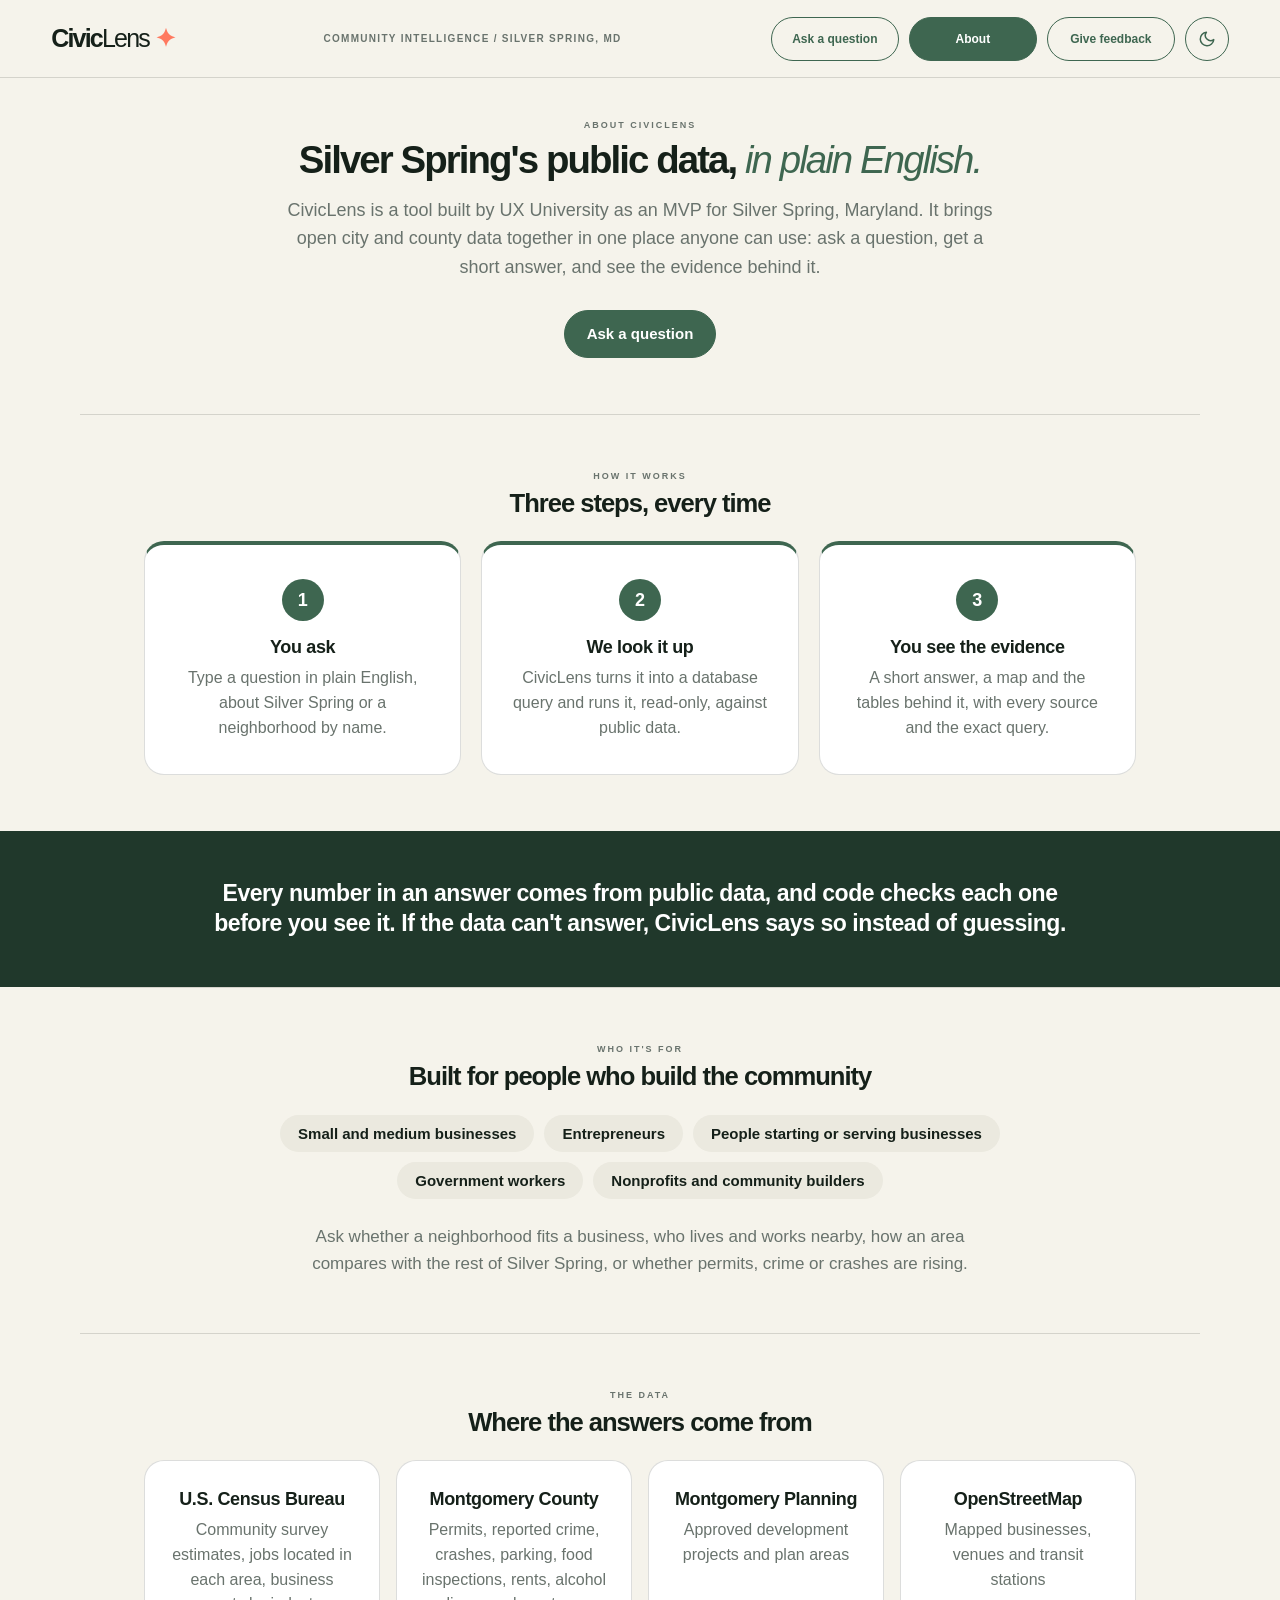
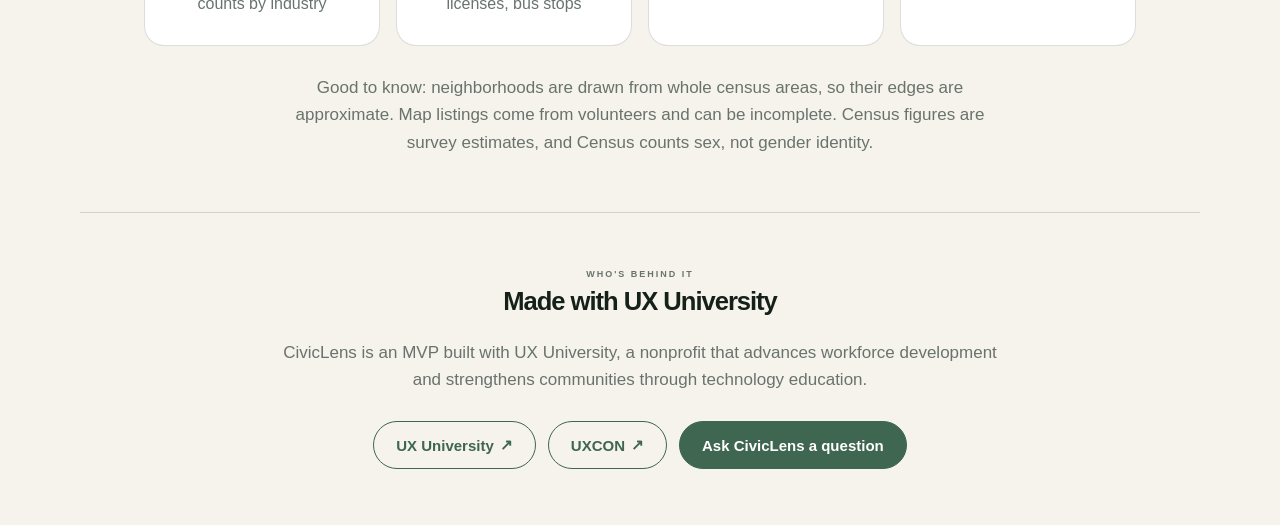
<file: page/about.html>
<!DOCTYPE html>
<html lang="en">
<head>
    <meta charset="UTF-8">
    <meta name="viewport" content="width=device-width, initial-scale=1.0">
    <meta name="description" content="About CivicLens, a tool by UX University that brings Silver Spring's open data into one place.">
    <title>About CivicLens</title>
    <link rel="stylesheet" href="style.css?v=about-5">
    <script src="theme.js?v=icon-1"></script>
    <link rel="stylesheet" href="theme.css?v=icon-1">
</head>
<body class="app-page">
    <header class="app-header">
        <a class="brand" href="./" aria-label="CivicLens">Civic<span>Lens</span><i>✦</i></a>
        <p>COMMUNITY INTELLIGENCE / SILVER SPRING, MD</p>
        <nav class="header-actions" aria-label="Site">
            <!-- Same links on every page; aria-current marks where you are. -->
            <a class="feedback-link" href="./"><span class="nav-full">Ask a question</span><span class="nav-short">Ask</span></a>
            <a class="feedback-link" href="about.html" aria-current="page">About</a>
            <a class="feedback-link" href="feedback.html"><span class="nav-full">Give feedback</span><span class="nav-short">Feedback</span></a>
            <button class="theme-toggle" type="button" aria-label="Switch to dark mode" hidden></button>
        </nav>
    </header>

    <main class="about-page">
        <!-- Hero: one big line of what CivicLens is, then where to go. -->
        <section class="about-hero">
            <p class="section-label">ABOUT CIVICLENS</p>
            <h1>Silver Spring's public data, <em>in plain English.</em></h1>
            <p class="about-lead">CivicLens is a tool built by UX University as an MVP for Silver Spring, Maryland. It brings open city and county data together in one place anyone can use: ask a question, get a short answer, and see the evidence behind it.</p>
            <div class="about-actions">
                <a class="about-button is-primary" href="./">Ask a question</a>
            </div>
        </section>

        <section class="about-section" id="how-it-works">
            <p class="section-label">HOW IT WORKS</p>
            <h2>Three steps, every time</h2>
            <ol class="about-steps">
                <li><span class="about-step-number">1</span><h3>You ask</h3><p>Type a question in plain English, about Silver Spring or a neighborhood by name.</p></li>
                <li><span class="about-step-number">2</span><h3>We look it up</h3><p>CivicLens turns it into a database query and runs it, read-only, against public data.</p></li>
                <li><span class="about-step-number">3</span><h3>You see the evidence</h3><p>A short answer, a map and the tables behind it, with every source and the exact query.</p></li>
            </ol>
        </section>

        <section class="about-promise">
            <p>Every number in an answer comes from public data, and code checks each one before you see it. If the data can't answer, CivicLens says so instead of guessing.</p>
        </section>

        <section class="about-section">
            <p class="section-label">WHO IT'S FOR</p>
            <h2>Built for people who build the community</h2>
            <ul class="about-tags">
                <li>Small and medium businesses</li>
                <li>Entrepreneurs</li>
                <li>People starting or serving businesses</li>
                <li>Government workers</li>
                <li>Nonprofits and community builders</li>
            </ul>
            <p class="about-note">Ask whether a neighborhood fits a business, who lives and works nearby, how an area compares with the rest of Silver Spring, or whether permits, crime or crashes are rising.</p>
        </section>

        <section class="about-section">
            <p class="section-label">THE DATA</p>
            <h2>Where the answers come from</h2>
            <ul class="about-sources">
                <li><h3>U.S. Census Bureau</h3><p>Community survey estimates, jobs located in each area, business counts by industry</p></li>
                <li><h3>Montgomery County</h3><p>Permits, reported crime, crashes, parking, food inspections, rents, alcohol licenses, bus stops</p></li>
                <li><h3>Montgomery Planning</h3><p>Approved development projects and plan areas</p></li>
                <li><h3>OpenStreetMap</h3><p>Mapped businesses, venues and transit stations</p></li>
            </ul>
            <p class="about-note">Good to know: neighborhoods are drawn from whole census areas, so their edges are approximate. Map listings come from volunteers and can be incomplete. Census figures are survey estimates, and Census counts sex, not gender identity.</p>
        </section>

        <section class="about-section about-closing">
            <p class="section-label">WHO'S BEHIND IT</p>
            <h2>Made with UX University</h2>
            <p class="about-note">CivicLens is an MVP built with UX University, a nonprofit that advances workforce development and strengthens communities through technology education.</p>
            <div class="about-actions">
                <a class="about-button" href="https://uxuniversity.io" target="_blank" rel="noopener">UX University <span aria-hidden="true">&#x2197;&#xFE0E;</span></a>
                <a class="about-button" href="https://www.uxconference.org/" target="_blank" rel="noopener">UXCON <span aria-hidden="true">&#x2197;&#xFE0E;</span></a>
                <a class="about-button is-primary" href="./">Ask CivicLens a question</a>
            </div>
        </section>
    </main>
</body>
</html>
</file>
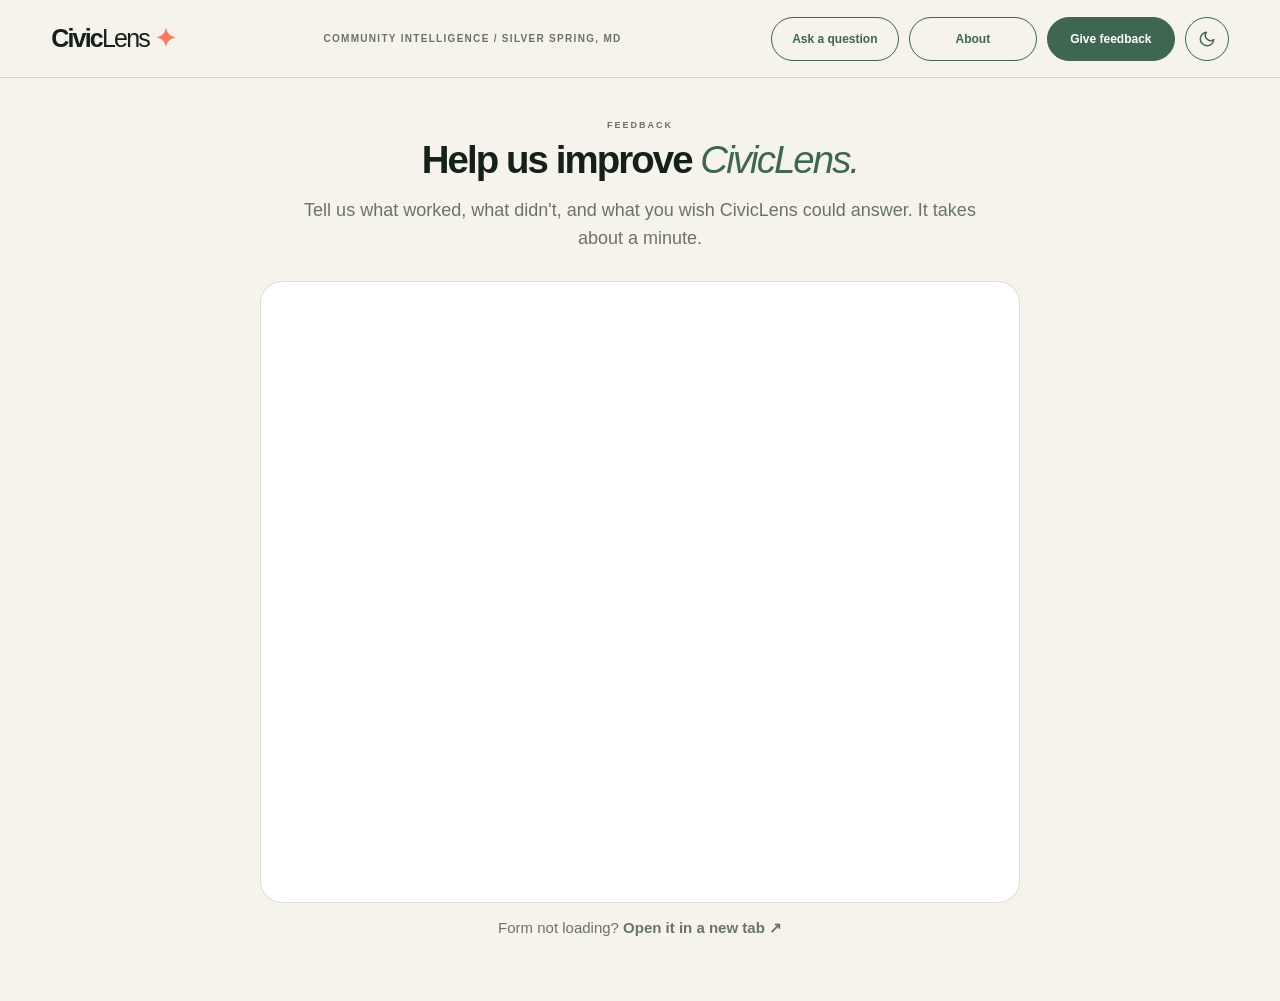
<file: page/feedback.html>
<!DOCTYPE html>
<html lang="en">
<head>
    <meta charset="UTF-8">
    <meta name="viewport" content="width=device-width, initial-scale=1.0">
    <meta name="description" content="Tell the CivicLens team what worked, what didn't, and what you wish it could answer.">
    <title>Give feedback · CivicLens</title>
    <link rel="stylesheet" href="style.css?v=about-5">
    <script src="theme.js?v=icon-1"></script>
    <link rel="stylesheet" href="theme.css?v=icon-1">
</head>
<body class="app-page">
    <header class="app-header">
        <a class="brand" href="./" aria-label="CivicLens">Civic<span>Lens</span><i>✦</i></a>
        <p>COMMUNITY INTELLIGENCE / SILVER SPRING, MD</p>
        <nav class="header-actions" aria-label="Site">
            <!-- Same links on every page; aria-current marks where you are. -->
            <a class="feedback-link" href="./"><span class="nav-full">Ask a question</span><span class="nav-short">Ask</span></a>
            <a class="feedback-link" href="about.html">About</a>
            <a class="feedback-link" href="feedback.html" aria-current="page"><span class="nav-full">Give feedback</span><span class="nav-short">Feedback</span></a>
            <button class="theme-toggle" type="button" aria-label="Switch to dark mode" hidden></button>
        </nav>
    </header>

    <main class="about-page feedback-page">
        <section class="about-hero feedback-hero">
            <p class="section-label">FEEDBACK</p>
            <h1>Help us improve <em>CivicLens.</em></h1>
            <p class="about-lead">Tell us what worked, what didn't, and what you wish CivicLens could answer. It takes about a minute.</p>
            <div class="feedback-frame">
                <iframe src="https://docs.google.com/forms/d/e/1FAIpQLSe8izhY40wmvSQeN9AdVEj1FF-L1GhsGxq2x3kI-ZofCc-UVQ/viewform?embedded=true" title="CivicLens feedback form">Loading the form…</iframe>
            </div>
            <p class="feedback-fallback">Form not loading? <a href="https://docs.google.com/forms/d/e/1FAIpQLSe8izhY40wmvSQeN9AdVEj1FF-L1GhsGxq2x3kI-ZofCc-UVQ/viewform" target="_blank" rel="noopener">Open it in a new tab <span aria-hidden="true">&#x2197;&#xFE0E;</span></a></p>
        </section>
    </main>
</body>
</html>
</file>
<file: page/style.css>
:root{--ink:#152019;--forest:#20382b;--forest-light:#3e6650;--lime:#d9ff63;--coral:#ff795f;--paper:#f5f3eb;--paper-dark:#ebe9df;--white:#ffffff;--muted:#69736d;--border:rgba(21,32,25,0.15);--shadow:0 24px 70px rgba(21,32,25,0.08);}
*{margin:0;padding:0;box-sizing:border-box;}
html{scroll-behavior:smooth;}
body{background:var(--paper);color:var(--ink);font-family:Arial,Helvetica,sans-serif;overflow-x:hidden;}
a{color:inherit;text-decoration:none;}
button,input{font:inherit;}
.navbar{height:82px;padding:0 5%;display:grid;grid-template-columns:auto 1fr auto auto;align-items:center;gap:40px;border-bottom:1px solid var(--border);background:var(--paper);z-index:100;}
.brand{font-size:25px;font-weight:800;letter-spacing:-1.8px;white-space:nowrap;}
.brand span{font-weight:400;}
.brand i{margin-left:6px;color:var(--coral);font-style:normal;}
.location{color:var(--muted);font-size:9px;font-weight:800;letter-spacing:2px;}
.nav-links{display:flex;gap:30px;}
.nav-links a{position:relative;font-size:12px;}
.nav-links a::after{content:"";position:absolute;left:0;right:100%;bottom:-7px;height:1px;background:var(--ink);transition:right 0.25s;}
.nav-links a:hover::after{right:0;}
.nav-links a.active::after{right:0;}
.nav-button{padding:11px 16px;display:flex;align-items:center;gap:22px;border:1px solid var(--ink);border-radius:100px;font-size:11px;font-weight:700;transition:background 0.2s,color 0.2s,transform 0.2s;}
.nav-button:hover{background:var(--ink);color:white;transform:translateY(-1px);}
.hero{min-height:calc(100vh - 82px);padding:6vw 5%;display:grid;grid-template-columns:minmax(0,1.1fr) minmax(380px,0.9fr);gap:55px;align-items:center;}
.hero-content{max-width:900px;}
.eyebrow{font-size:10px;font-weight:800;letter-spacing:2.2px;}
.eyebrow span{width:45px;height:1px;margin:0 10px;display:inline-block;vertical-align:middle;background:var(--ink);}
.hero h1{margin-top:30px;font-family:Georgia,"Times New Roman",serif;font-size:clamp(72px,9vw,145px);font-weight:400;line-height:0.86;letter-spacing:-7px;}
.hero h1 em{display:block;color:var(--forest-light);font-weight:400;}
.hero-description{max-width:500px;margin:40px 0 32px;color:var(--muted);font-size:17px;line-height:1.7;}
.hero-button{width:max-content;padding:16px 20px;display:flex;align-items:center;gap:65px;border-radius:100px;background:var(--ink);color:white;font-size:12px;font-weight:700;transition:transform 0.25s,background 0.25s;}
.hero-button:hover{transform:translateY(-3px);background:var(--forest-light);}
.hero-visual{min-height:530px;position:relative;}
@keyframes pointPulse{50%{box-shadow:0 0 0 16px rgba(255,121,95,.08);}}
.promise-strip{min-height:72px;padding:0 5%;display:grid;grid-template-columns:repeat(3,1fr);align-items:center;background:var(--lime);border-top:1px solid var(--ink);border-bottom:1px solid var(--ink);}
.promise-strip p{font-size:10px;font-weight:800;letter-spacing:1.4px;transition:transform 0.2s;}
.promise-strip p:hover{transform:translateX(6px);}
.promise-strip span{margin-right:14px;opacity:0.45;}
.mission-section{padding:140px 5% 150px;display:grid;grid-template-columns:minmax(160px,0.7fr) minmax(0,3fr);gap:70px;background:var(--paper);}
.mission-label p{position:sticky;top:120px;color:var(--muted);font-size:9px;font-weight:800;letter-spacing:2px;}
.mission-main h2{max-width:1050px;font-family:Georgia,"Times New Roman",serif;font-size:clamp(52px,6.5vw,96px);line-height:0.96;letter-spacing:-4.5px;font-weight:400;}
.mission-main h2 em{display:block;color:var(--forest-light);font-weight:400;}
.mission-bottom{margin-top:70px;display:grid;grid-template-columns:minmax(260px,0.8fr) minmax(400px,1.4fr);gap:80px;align-items:start;}
.mission-description{color:var(--muted);font-size:16px;line-height:1.8;}
.source-stack{border-top:1px solid var(--border);}
.source-card{min-height:100px;display:grid;grid-template-columns:55px 1fr 1fr;gap:20px;align-items:center;border-bottom:1px solid var(--border);transition:padding 0.25s,background 0.25s;}
.source-card:hover{padding:0 18px;background:var(--paper-dark);}
.source-card > span{color:var(--coral);font-size:9px;font-weight:800;}
.source-card strong{font-family:Georgia,"Times New Roman",serif;font-size:22px;font-weight:400;}
.source-card p{color:var(--muted);font-size:11px;line-height:1.5;}
.insight-section{padding:40px 5% 150px;background:var(--paper);}
.insight-heading{margin-bottom:32px;padding-bottom:20px;display:flex;justify-content:space-between;align-items:center;border-bottom:1px solid var(--border);}
.section-label{color:var(--muted);font-size:9px;font-weight:800;letter-spacing:2px;}
.insight-number{font-family:Georgia,"Times New Roman",serif;font-size:22px;color:var(--forest-light);}
.data-grid{display:grid;grid-template-columns:repeat(3,1fr);grid-auto-rows:minmax(330px,auto);gap:16px;}
.data-card{min-height:330px;padding:28px;position:relative;overflow:hidden;display:flex;flex-direction:column;justify-content:space-between;border:1px solid var(--border);border-radius:22px;background:var(--white);transition:transform 0.3s,box-shadow 0.3s;}
.data-card:hover{transform:translateY(-8px);box-shadow:var(--shadow);}
.card-wide{grid-column:span 2;min-height:410px;}
.card-dark{min-height:410px;background:var(--forest);color:white;}
.card-soft{background:#dce7dc;}
.card-lime{grid-column:span 2;background:var(--lime);}
.card-top{display:flex;justify-content:space-between;align-items:center;position:relative;z-index:3;}
.card-top span{font-size:9px;font-weight:800;color:var(--coral);}
.card-dark .card-top span{color:var(--lime);}
.card-top p{font-size:9px;font-weight:800;letter-spacing:1.5px;opacity:0.55;}
.card-content{position:relative;z-index:3;}
.card-content h3{max-width:480px;font-family:Georgia,"Times New Roman",serif;font-size:clamp(34px,4vw,60px);line-height:0.98;letter-spacing:-2px;font-weight:400;}
.card-content h3 em{color:var(--forest-light);font-weight:400;}
.card-content > p{max-width:420px;margin-top:16px;font-size:12px;line-height:1.6;opacity:0.62;}
.demographic-graphic{width:42%;height:210px;position:absolute;right:5%;bottom:0;display:flex;gap:8px;align-items:flex-end;}
.bar{flex:1;background:var(--forest-light);opacity:0.22;border-radius:6px 6px 0 0;transition:opacity 0.25s,transform 0.25s;}
.data-card:hover .bar{opacity:0.38;transform:translateY(-4px);}
.bar-one{height:35%;}
.bar-two{height:60%;}
.bar-three{height:48%;}
.bar-four{height:90%;}
.bar-five{height:70%;}
.business-graphic{position:absolute;inset:70px 20px 120px;border:1px solid rgba(255,255,255,.12);border-radius:50%;opacity:0.9;}
.business-graphic::before{content:"";position:absolute;inset:20%;border:1px solid rgba(255,255,255,.12);border-radius:50%;}
.business-dot{width:12px;height:12px;position:absolute;border:2px solid white;border-radius:50%;background:var(--coral);box-shadow:0 0 0 7px rgba(255,121,95,.14);}
.business-one{left:20%;top:31%;}
.business-two{left:65%;top:18%;}
.business-three{left:53%;top:68%;}
.business-four{left:78%;top:55%;}
.pattern-graphic{position:absolute;inset:80px 20px 110px;overflow:hidden;}
.pattern-line{width:120%;height:1px;position:absolute;left:-10%;background:var(--forest-light);opacity:0.25;}
.line-one{top:25%;transform:rotate(10deg);}
.line-two{top:52%;transform:rotate(-8deg);}
.line-three{top:72%;transform:rotate(16deg);}
.evidence-symbol{position:absolute;right:6%;top:15%;font-family:Georgia,"Times New Roman",serif;font-size:clamp(110px,16vw,220px);line-height:1;color:rgba(21,32,25,.1);transform:rotate(-10deg);}
@media (max-width:1000px){
.location{display:none;}
.hero{grid-template-columns:1fr;}
.hero-visual{min-height:430px;}
.mission-section{grid-template-columns:1fr;}
.mission-label p{position:static;}
.mission-bottom{grid-template-columns:1fr;}
.data-grid{grid-template-columns:repeat(2,1fr);}
.card-wide{grid-column:span 2;}
.card-lime{grid-column:span 2;}
}
@media (max-width:700px){
.nav-links,.nav-button{display:none;}
.navbar{display:flex;justify-content:space-between;}
.hero{padding-top:70px;}
.hero h1{font-size:clamp(64px,18vw,100px);letter-spacing:-5px;}
.promise-strip{padding-top:20px;padding-bottom:20px;grid-template-columns:1fr;gap:14px;}
.mission-section{padding-top:90px;padding-bottom:100px;}
.mission-main h2{letter-spacing:-3px;}
.source-card{grid-template-columns:40px 1fr;}
.source-card p{grid-column:2;}
.insight-section{padding-bottom:100px;}
.data-grid{grid-template-columns:1fr;}
.card-wide,.card-lime{grid-column:auto;}
.data-card,.card-wide,.card-dark{min-height:360px;}
.demographic-graphic{width:48%;opacity:0.65;}
}
.app-page{background:var(--paper);}
.app-header{min-height:78px;padding:0 4%;display:flex;align-items:center;justify-content:space-between;gap:25px;border-bottom:1px solid var(--border);}
.app-header > p{color:var(--muted);font-size:10px;font-weight:800;letter-spacing:.13em;}
.app-back{font-size:13px;font-weight:700;}
.app-back:hover{text-decoration:underline;}
.app-shell{max-width:1800px;margin:0 auto;padding:42px 4% 55px;}
.app-intro h1{margin:15px 0 12px;font-size:clamp(40px,4.5vw,68px);line-height:1.03;letter-spacing:-.065em;}
.app-intro h1 em{color:var(--forest-light);font-weight:400;}
.app-intro > div > p:last-child{max-width:830px;color:var(--muted);font-size:15px;line-height:1.6;}
.app-banner{margin:25px 0 20px;padding:11px 15px;border-radius:10px;background:#e9ece7;color:var(--forest);font-size:12px;font-weight:700;}
.app-banner.is-demo{background:#fff0d2;color:#754a00;border:1px solid #e5b24e;}
.app-banner.is-warning{background:#fff1ec;color:#9a3e28;}
.app-banner.is-live{background:#e4eee5;color:#27623c;}
.app-question-form{margin-bottom:24px;}
.app-question-form > label{display:block;margin-bottom:9px;font-size:12px;font-weight:800;letter-spacing:.07em;text-transform:uppercase;}
.app-question-row{display:flex;align-items:flex-end;gap:10px;max-width:1130px;}
.app-question-row textarea{flex:1;min-width:0;height:60px;max-height:180px;padding:17px 18px;line-height:24px;resize:none;overflow-y:hidden;font-family:inherit;border:1px solid var(--border);border-radius:13px;background:var(--white);color:var(--ink);font-size:16px;}
.app-question-row button{height:60px;min-width:126px;padding:0 22px;border:0;border-radius:13px;background:var(--forest);color:var(--white);font-weight:800;cursor:pointer;}
.app-question-row button:hover{background:var(--forest-light);}
.app-question-row button:disabled{opacity:.6;cursor:wait;}
.app-question-row button span{margin-left:14px;}
.app-columns{display:grid;grid-template-columns:minmax(340px,.8fr) minmax(0,1.3fr);grid-template-areas:"answer map";gap:18px;align-items:start;}
.app-map-panel{grid-area:map;}
.app-answer-panel{grid-area:answer;}
.app-answer-panel .app-panel-top{min-height:0;}
.app-map-panel,.app-answer-panel{min-width:0;padding:22px;border:1px solid var(--border);border-radius:18px;background:var(--white);}
.app-panel-top{min-height:70px;display:flex;justify-content:space-between;align-items:start;gap:15px;}
.app-panel-top h2{margin:7px 0 0;font-size:24px;line-height:1.1;letter-spacing:-.04em;}
.place-jump{min-width:210px;}
.place-jump label{display:block;margin-bottom:5px;color:var(--muted);font-size:11px;font-weight:700;text-transform:uppercase;}
.place-jump > div{display:flex;gap:5px;}
.place-jump input{width:152px;min-width:0;height:34px;padding:0 9px;border:1px solid var(--border);border-radius:7px;font-size:12px;}
.place-jump button{padding:0 10px;border:0;border-radius:7px;background:var(--lime);color:var(--ink);font-size:12px;font-weight:800;cursor:pointer;}
.app-map-wrap{position:relative;}
#map{height:550px;width:100%;border-radius:11px;background:#e8eee8;}
.app-map-fallback{position:absolute;inset:0;display:grid;place-items:center;padding:20px;border-radius:11px;background:#e8eee8;color:var(--muted);text-align:center;}
.app-map-fallback[hidden]{display:none;}
.app-map-footer{display:flex;justify-content:space-between;flex-wrap:wrap;gap:10px;margin-top:13px;}
.app-map-footer p{color:var(--muted);font-size:11px;line-height:1.4;}
.app-legend{display:flex;align-items:center;flex-wrap:wrap;gap:7px;}
.app-legend span{display:inline-block;width:12px;height:12px;margin-left:8px;border-radius:50%;}
.app-legend span:first-child{margin-left:0;border-radius:2px;}
.swatch-tract{background:#9fbea6;}
.swatch-highlight{background:var(--coral);}
.swatch-business{background:var(--forest);}
.answer-state{margin-top:16px;padding:18px;border-radius:10px;background:var(--paper);color:var(--muted);line-height:1.55;}
.answer-state.is-error{background:#fff1ec;color:#9a3e28;}
.app-answer-text{margin:18px 0 12px;font-size:clamp(18px,1.4vw,22px);line-height:1.55;font-weight:550;overflow-wrap:anywhere;}
.app-answer-notes{margin:0 0 16px;color:var(--muted);font-size:14px;line-height:1.5;}
.answer-action{margin:16px 0;padding:12px 14px;border-left:3px solid var(--forest-light);background:var(--paper);border-radius:0 8px 8px 0;}
.answer-action h3,.app-sources h3{margin-bottom:5px;font-size:14px;font-weight:700;}
.answer-action p{font-size:15px;line-height:1.5;}
.answer-visual{margin:16px 0;padding:12px 14px;border:1px solid var(--border);border-radius:10px;}
.answer-visual figcaption{margin-bottom:10px;font-size:14px;font-weight:700;}
.answer-visual ul{list-style:none;display:grid;gap:8px;}
.answer-visual li{display:grid;grid-template-columns:minmax(0,1fr) auto;gap:4px 10px;font-size:13px;}
.answer-visual strong{font-variant-numeric:tabular-nums;}
.answer-bar-track{grid-column:1 / -1;height:7px;background:var(--paper-dark);border-radius:4px;overflow:hidden;}
.answer-bar-fill{height:100%;background:var(--forest-light);}
.answer-trend-readout{margin:-4px 0 6px;font-size:13px;color:var(--ink);font-variant-numeric:tabular-nums;}
.answer-trend-chart{width:100%;}
.answer-trend-svg{display:block;max-width:100%;height:auto;overflow:visible;touch-action:pan-y;}
.answer-trend-svg:focus-visible{outline:2px solid var(--forest-light);outline-offset:4px;border-radius:4px;}
.trend-grid{stroke:var(--border);stroke-width:1;}
.trend-baseline{stroke:var(--muted);stroke-width:1;opacity:.6;}
.trend-axis{fill:var(--muted);font-size:12px;font-variant-numeric:tabular-nums;}
.trend-line{stroke:var(--forest-light);stroke-width:2;stroke-linecap:round;}
.trend-line-partial{stroke-dasharray:4 4;}
.trend-point{fill:var(--forest-light);stroke:var(--white);stroke-width:2;}
.trend-point-partial{fill:var(--white);stroke:var(--forest-light);}
.trend-point.is-active{r:6;}
.trend-crosshair{stroke:var(--muted);stroke-width:1;stroke-dasharray:2 3;}
.trend-hit{fill:transparent;cursor:crosshair;}
.trend-value{fill:var(--ink);stroke:var(--white);stroke-width:3px;paint-order:stroke;stroke-linejoin:round;font-size:12px;font-weight:700;font-variant-numeric:tabular-nums;}
.answer-visual-note{margin-top:8px;color:var(--muted);font-size:13px;line-height:1.45;}
.answer-evidence section{margin:14px 0 4px;}
.answer-evidence h3{margin-bottom:6px;font-size:14px;font-weight:700;}
.answer-evidence table{width:100%;border-collapse:collapse;font-size:13px;}
.answer-evidence th,.answer-evidence td{padding:6px 8px;border-bottom:1px solid var(--border);text-align:left;vertical-align:top;}
.answer-details{margin-top:12px;border-top:1px solid var(--border);}
.answer-details summary{padding:13px 0;color:var(--forest);font-size:14px;font-weight:700;cursor:pointer;}
.app-table-wrap{overflow-x:auto;padding-bottom:8px;}
#supportTable{width:100%;border-collapse:collapse;font-size:13px;}
#supportTable th,#supportTable td{min-width:7rem;padding:8px;border-bottom:1px solid var(--border);text-align:left;vertical-align:top;overflow-wrap:anywhere;}
#supportTable th{color:var(--muted);font-weight:700;}
.app-sources{margin:12px 0 3px;}
.app-sources ul{padding-left:19px;}
.app-sources li{margin:6px 0;color:var(--muted);font-size:13px;line-height:1.45;}
.app-sources a{color:var(--forest-light);text-decoration:underline;text-underline-offset:3px;overflow-wrap:anywhere;}
.app-sources a:hover{color:var(--ink);}
@media (max-width:760px){
    .app-columns{grid-template-columns:minmax(0,1fr);grid-template-areas:"answer" "map";}
    .app-header{min-height:60px;gap:10px;}
    .app-header > p{display:none;}
    .app-shell{padding-top:23px;}
    .app-intro h1{font-size:clamp(32px,7.5vw,44px);}
    .app-question-row button{min-width:62px;padding:0 14px;}
    .app-question-row button span{display:none;}
    .app-map-panel,.app-answer-panel{padding:16px;}
    #map{height:340px;}
}
.leaflet-container{font-family:Arial,Helvetica,sans-serif;}
.leaflet-control-attribution{font-size:11px !important;}
.landing-sources{padding:80px 5%;border-top:1px solid var(--border);}
.landing-sources h2{margin:15px 0;font-size:clamp(34px,4vw,55px);letter-spacing:-.05em;}
.landing-sources p:last-child{max-width:720px;color:var(--muted);line-height:1.6;}
:focus-visible{outline:3px solid var(--coral);outline-offset:3px;}
@media (prefers-reduced-motion:reduce){
html{scroll-behavior:auto;}
*{transition-duration:.01ms !important;animation-duration:.01ms !important;}
}

/* Map legend — the dots meant nothing without it. */
.map-legend {
    background: rgba(255, 255, 255, 0.94);
    border: 1px solid rgba(32, 56, 43, 0.18);
    border-radius: 8px;
    padding: 10px 12px;
    font-size: 12px;
    line-height: 1.35;
    box-shadow: 0 2px 8px rgba(0, 0, 0, 0.12);
    max-width: 220px;
}

.map-legend h4 {
    margin: 0 0 6px;
    font-size: 12px;
    letter-spacing: 0.04em;
    text-transform: uppercase;
    color: #20382b;
}

.map-legend-row {
    display: flex;
    align-items: center;
    gap: 7px;
    margin: 3px 0;
}

.map-legend-dot {
    width: 10px;
    height: 10px;
    border-radius: 50%;
    border: 1.5px solid #ffffff;
    box-shadow: 0 0 0 1px rgba(0, 0, 0, 0.18);
    flex: none;
}

.map-legend-label {
    flex: 1 1 auto;
    color: #2d3b33;
}

.map-legend-count {
    flex: none;
    font-variant-numeric: tabular-nums;
    color: #5a6b60;
}

.map-legend-note {
    margin: 7px 0 0;
    padding-top: 6px;
    border-top: 1px solid rgba(32, 56, 43, 0.12);
    font-size: 11px;
    color: #66756c;
}

.popup-group {
    margin-top: 3px;
    font-size: 11px;
    text-transform: uppercase;
    letter-spacing: 0.04em;
    color: #66756c;
}

@media (max-width: 640px) {
    .map-legend { max-width: 165px; font-size: 11px; padding: 8px 9px; }
}

/* Boundary swatch for the static legend under the map. */
.swatch-boundary {
    display: inline-block;
    width: 14px;
    height: 0;
    border-top: 2px dashed #1d3326;
    vertical-align: middle;
    margin-right: 4px;
}

/* Popup facts line — the numbers under a place name. */
.popup-facts {
    margin-top: 3px;
    font-size: 12px;
    color: #2d3b33;
}

/* The business dots sit in a pane above the tracts so they are never hidden,
   but the map handles the clicks, so the canvas must not intercept them. */
.leaflet-business-pane { pointer-events: none; }

/* Replaces the old "Find a place" control in the map panel header. */
.app-panel-hint {
    margin: 0;
    align-self: center;
    font-size: 13px;
    color: #66756c;
}

/* Hero map — real geometry, so it needs room to breathe rather than a frame. */
.hero-visual {
    position: relative;
    display: flex;
    align-items: center;
    justify-content: center;
}

.hero-visual img {
    width: 100%;
    height: auto;
    max-width: 640px;
    display: block;
}

.hero-caption {
    position: absolute;
    left: 50%;
    bottom: 4%;
    transform: translateX(-50%);
    width: max-content;
    max-width: 92%;
    text-align: center;
    background: rgba(244, 243, 236, 0.92);
    backdrop-filter: blur(3px);
    border: 1px solid rgba(32, 56, 43, 0.14);
    border-radius: 10px;
    padding: 10px 18px;
}

.hero-caption p {
    margin: 0 0 3px;
    font-size: 10px;
    font-weight: 700;
    letter-spacing: 0.14em;
    color: #8a9a8f;
}

.hero-caption strong {
    display: block;
    font-size: 15px;
    color: #1d3326;
}

.hero-caption span {
    display: block;
    margin-top: 2px;
    font-size: 12px;
    color: #66756c;
}

@media (max-width: 720px) {
    .hero-caption { font-size: 11px; padding: 8px 12px; }
    .hero-caption strong { font-size: 13px; }
}

/* The status bar used to sit here and provide the gap; it only appears on
   failure now, so the form carries its own spacing. */
.app-question-form { margin-top: 26px; }
.app-banner[hidden] { display: none; }

/* Full source fields remain available without crowding the direct answer. */
.full-results { margin-top: 18px; min-width: 0; }
.full-results summary { cursor: pointer; font-size: 13px; font-weight: 700; }
.raw-table-wrap { max-width: 100%; overflow-x: auto; margin-top: 12px; }
#rawResultsTable { border-collapse: collapse; font-size: 12px; }
#rawResultsTable th, #rawResultsTable td { padding: 8px; text-align: left; border-bottom: 1px solid var(--border); min-width: 110px; max-width: 280px; overflow-wrap: anywhere; }
@media (max-width: 900px) {
 .app-columns { grid-template-columns: minmax(0, 1fr); grid-template-areas: "answer" "map"; }
 .app-answer-panel { order: -1; }
 .app-panel-top { flex-wrap: wrap; gap: 10px; }
 #map { height: 400px; }
 .app-question-row button { min-width: 82px; padding: 0 14px; }
}

@media (max-width: 700px) {
 .hero, .mission-section, .mission-bottom { grid-template-columns: minmax(0, 1fr); }
 .hero-content, .hero-visual, .mission-main { min-width: 0; }
 .hero h1 { font-size: clamp(44px, 13vw, 72px); letter-spacing: -3px; }
 .mission-main h2 { font-size: clamp(36px, 12vw, 52px); }
}

.answer-statistic { padding: 12px 0; }
.answer-statistic[hidden] { display: none; }
.answer-statistic strong { display: block; font-size: clamp(32px, 6vw, 48px); line-height: 1.1; color: var(--forest); font-variant-numeric: tabular-nums; }
.answer-statistic span { display: block; margin-top: 5px; font-size: 13px; color: var(--muted); }
.listing-records { padding-left: 20px; max-height: 360px; overflow-y: auto; }
.listing-records li { margin: 9px 0; font-size: 13px; overflow-wrap: anywhere; }
.listing-records a { color: var(--forest); text-decoration: underline; }
.listing-address { display: block; margin-top: 2px; color: var(--muted); font-size: 12px; }
/* A place in an answer: looks like a link, shows the place on the map. */
.place-link { padding: 0; border: 0; background: none; color: var(--forest); font: inherit; text-align: left; text-decoration: underline; text-underline-offset: 2px; cursor: pointer; overflow-wrap: anywhere; }
.place-link:hover { color: var(--ink); }
.place-link:focus-visible { outline: 2px solid var(--forest); outline-offset: 2px; border-radius: 2px; }
.popup-address { margin-top: 6px; font-size: 13px; }
.popup-hours { margin-top: 8px; font-size: 12px; line-height: 1.45; }
.popup-hours strong { display: block; margin-bottom: 2px; color: var(--muted); font-size: 11px; font-weight: 700; }
.popup-links { margin-top: 8px; display: flex; flex-wrap: wrap; gap: 12px; font-size: 12px; font-weight: 700; }
.popup-links a { color: var(--forest); text-decoration: underline; }
/* leaflet.css loads after this file and colours every map link #0078A8; win
   on specificity so popup links follow the theme (readable in dark mode). */
.leaflet-container .popup-links a { color: var(--forest); }
.map-legend-details summary { cursor: pointer; font-weight: 700; }
.map-legend-details h4 { margin-top: 10px; }

/* Search workspace: visible map key, usable categories, and quiet answer cards. */
.app-shell { max-width: 1720px; padding-top: 28px; }
.app-intro h1 { margin-top: 10px; margin-bottom: 10px; font-size: clamp(32px, 3vw, 44px); letter-spacing: -.05em; }
.app-intro > div > p:last-child { font-size: 13px; max-width: 900px; }
.app-question-row { max-width: none; }
.app-columns { grid-template-columns: minmax(320px, .75fr) minmax(0, 1.65fr); gap: 20px; }
.app-map-panel, .app-answer-panel { padding: 20px; border-radius: 14px; }
.app-panel-top h2 { font-size: 22px; }
.app-map-panel .app-panel-top { min-height: 65px; }
.app-panel-hint { max-width: 210px; font-size: 12px; line-height: 1.5; text-align: right; }
.question-examples { display: grid; grid-template-columns: minmax(0, 1fr); gap: 8px; margin-top: 20px; }
.question-examples > span { grid-column: 1 / -1; font-size: 12px; color: var(--muted); }
.question-examples button { display: flex; align-items: center; justify-content: space-between; gap: 12px; min-width: 0; min-height: 44px; padding: 10px 12px; border: 1px solid var(--border); border-radius: 10px; background: var(--white); color: var(--ink); font-size: 13px; line-height: 1.5; text-align: left; cursor: pointer; }
.question-examples button span { flex: none; color: var(--forest-light); }
.question-examples button:hover { background: var(--paper-dark); }
.question-examples button:disabled { opacity: .5; cursor: wait; }
.question-examples button:focus-visible, .map-legend-row:focus-within, .map-reset:focus-visible { outline: 2px solid var(--forest-light); outline-offset: 3px; }
.map-workspace { display: grid; grid-template-columns: minmax(0, 1fr) 200px; gap: 20px; align-items: stretch; }
.map-viewport { min-width: 0; display: flex; flex-direction: column; }
.map-viewport .app-map-wrap { flex: 1; min-height: 460px; }
.map-workspace #map { position: absolute; inset: 0; height: 100%; }
.map-layer-status { color: var(--muted); margin-top: 10px; font-size: 11px; line-height: 1.5; }
.app-map-panel aside.map-legend { align-self: start; width: 100%; max-width: none; background: var(--paper); border: 1px solid var(--border); border-radius: 14px; padding: 16px 14px; box-shadow: none; font-size: 12px; line-height: 1.45; }
.map-legend h3 { margin: 0 0 4px; font-size: 15px; letter-spacing: -.02em; color: var(--ink); }
.map-legend-intro { color: var(--muted); font-size: 11px; }
.map-select-all { min-height: 44px; margin: 12px -8px 6px; padding: 0 8px; display: flex; align-items: center; gap: 9px; border: 0; border-radius: 8px; background: var(--white); color: var(--ink); font-size: 12px; cursor: pointer; }
.legend-categories { display: grid; gap: 0; }
.map-legend-row { width: 100%; min-height: 44px; margin: 0; padding: 7px 0; display: flex; align-items: center; gap: 8px; border: 0; border-radius: 4px; background: transparent; color: var(--ink); text-align: left; font: inherit; cursor: pointer; }
.map-legend-row:hover { background: var(--paper); }
.map-legend-row.is-hidden .map-legend-dot { opacity: .35; }
.map-legend-row input[type="checkbox"], .map-select-all input { width: 15px; height: 15px; flex: none; margin: 0; accent-color: var(--forest-light); cursor: pointer; }
.map-select-all:focus-within, .map-guide summary:focus-visible { outline: 2px solid var(--forest-light); outline-offset: 3px; border-radius: 3px; }
.map-legend-label { min-width: 0; color: var(--ink); font-size: 12px; line-height: 1.4; }
.map-legend-count { color: var(--muted); font-size: 11px; }
.map-legend-dot { width: 8px; height: 8px; border: 0; box-shadow: none; }
.map-count-summary { margin-top: 14px; padding-top: 4px; }
#legendCount { font-size: 12px; font-weight: 700; color: var(--ink); }
#legendScope { margin-top: 3px; color: var(--muted); font-size: 10px; }
.map-guide { margin-top: 14px; border-top: 1px solid var(--border); }
.map-guide > summary { width: fit-content; min-height: 44px; padding: 14px 0 8px; color: var(--muted); font-size: 11px; cursor: pointer; }
.map-guide-content { max-width: 670px; padding: 6px 0 2px; color: var(--muted); font-size: 11px; line-height: 1.6; }
.map-guide-content > p { margin-top: 10px; }
.map-area-key { display: flex; flex-wrap: wrap; gap: 10px 18px; }
.map-area-key > p { display: flex; align-items: center; gap: 7px; }
.map-key-swatch { width: 12px; height: 12px; flex: none; border-radius: 3px; }
.map-area-key .swatch-boundary { width: 14px; flex: none; margin-right: 0; }
.answer-statistic { padding: 16px 18px; background: var(--paper); border: 1px solid var(--border); border-radius: 10px; margin: 16px 0; }
.answer-statistic strong { color: var(--forest); }
.answer-statistic span { margin-top: 5px; line-height: 1.5; }
.app-answer-text { font-size: 18px; font-weight: 400; line-height: 1.6; }
.answer-action { border-color: var(--forest-light); padding: 12px 14px; }
.answer-details { border-top: 1px solid var(--border); padding-top: 16px; }
.answer-details > summary { color: var(--forest-light); font-size: 12px; line-height: 1.5; }
.answer-loading { height: 4px; overflow: hidden; border-radius: 4px; background: var(--paper-dark); margin: 16px 0; }
.answer-loading[hidden] { display: none; }
.answer-loading span { display: block; width: 40%; height: 100%; background: var(--forest-light); border-radius: inherit; animation: answerProgress 1.8s ease-in-out infinite alternate; }
@keyframes answerProgress { from { transform: translateX(0); } to { transform: translateX(150%); } }
@media (prefers-reduced-motion: reduce) { .answer-loading span { animation: none; width: 100%; opacity: .6; } }
@media (max-width: 1100px) {
    .app-columns { grid-template-columns: minmax(0, 1fr); grid-template-areas: "answer" "map"; }
    .app-answer-panel { max-width: none; }
    .map-workspace { grid-template-columns: minmax(0, 1fr) 200px; }
}
@media (max-width: 700px) {
    .app-shell { padding: 28px 4% 40px; }
    .app-header > p { display: none; }
    .app-header { gap: 14px; }
    .app-map-panel, .app-answer-panel { padding: 16px; }
    .app-intro h1 { font-size: clamp(32px, 8vw, 44px); }
    .app-question-row textarea { height: 52px; font-size: 16px; padding: 13px 12px; }
    .app-question-row button { height: 52px; padding: 0 12px; min-width: 70px; }
    .app-question-row button span { margin-left: 4px; }
    .question-examples { grid-template-columns: minmax(0, 1fr); }
    .question-examples button { min-height: 44px; }
    .map-workspace { grid-template-columns: minmax(0, 1fr); }
    .app-map-panel .app-panel-top { padding-bottom: 14px; }
    .app-map-panel aside.map-legend { grid-row: 1; padding: 14px; }
    .legend-categories { grid-template-columns: repeat(2, minmax(0, 1fr)); column-gap: 18px; }
    .map-legend-row { min-height: 44px; padding: 6px 0; gap: 7px; }
    .map-legend-label { font-size: 11px; }
    .map-select-all { margin: 7px -8px 4px; }
    .map-count-summary { display: flex; align-items: baseline; flex-wrap: wrap; gap: 4px 10px; margin-top: 6px; padding-top: 9px; }
    #legendScope { margin: 0; }
    .map-viewport .app-map-wrap { min-height: 380px; }
    .app-panel-hint { max-width: none; text-align: left; font-size: 11px; }
}



/* Clean, aligned homepage map layout */

#heroVisual {
    position: relative;
    display: flex;
    flex-direction: column;
    align-items: stretch;
    gap: 18px;
    height: auto;
    min-height: 0;
    overflow: visible;
}

/* Text sits ABOVE the map, not on top of it */
#heroVisual .hero-caption {
    position: static;
    inset: auto;
    transform: none;
    order: -1;
    z-index: auto;

    width: 100%;
    max-width: 100%;
    box-sizing: border-box;
    padding: 0 5%;
    margin: 0;

    text-align: left;
    background: transparent;
    border: none;
    border-radius: 0;
    box-shadow: none;
}

/* Keep the map responsive */
#heroVisual .hero-map-light,
#heroVisual .hero-map-dark {
    position: static;
    order: 1;
    width: 100%;
    max-width: 100%;
    height: auto;
    margin: 0;
    object-fit: contain;
}

/* Location label */
#heroVisual .hero-caption p {
    margin: 0 0 5px;
    font-size: 10px;
    letter-spacing: 1.5px;
    font-weight: 600;
}

/* Main map title */
#heroVisual .hero-caption strong {
    display: block;
    margin: 0 0 4px;
    font-size: 20px;
    line-height: 1.3;
}

/* Supporting information */
#heroVisual .hero-caption span {
    display: block;
    font-size: 12px;
    line-height: 1.5;
    opacity: 0.75;
}

/* Smaller screens */
@media (max-width: 600px) {
    #heroVisual {
        gap: 12px;
    }

    #heroVisual .hero-caption strong {
        font-size: 18px;
    }
}

/* Places to consider: the places an answer is about, linked to rings on the map. */
.answer-places { margin: 16px 0; padding: 14px 16px; border: 1px solid var(--border); border-radius: 10px; background: var(--white); }
.answer-places[hidden] { display: none; }
.answer-places-top { display: flex; align-items: baseline; justify-content: space-between; gap: 8px 14px; flex-wrap: wrap; }
.answer-places-top h3 { font-size: 15px; font-weight: 700; }
.answer-places-map, .answer-places-more { padding: 0; border: 0; background: none; color: var(--forest); font: inherit; font-size: 13px; font-weight: 700; text-decoration: underline; text-underline-offset: 2px; cursor: pointer; }
.answer-places-map[hidden], .answer-places-more[hidden] { display: none; }
.answer-places-map:focus-visible, .answer-places-more:focus-visible { outline: 2px solid var(--forest); outline-offset: 2px; border-radius: 2px; }
.answer-places-intro { margin-top: 4px; font-size: 13px; line-height: 1.5; color: var(--muted); }
.answer-places-list { list-style: none; margin: 10px 0 0; padding: 0; }
.answer-places-list li { padding: 9px 0; border-top: 1px solid var(--border); font-size: 14px; overflow-wrap: anywhere; }
.answer-places-list li:first-child { border-top: 0; }
.answer-places-list .place-link { font-weight: 700; }
.answer-place-meta, .answer-place-hours { display: block; margin-top: 3px; font-size: 12.5px; line-height: 1.45; color: var(--muted); }
.answer-place-links { display: flex; flex-wrap: wrap; gap: 4px 14px; margin-top: 4px; font-size: 12.5px; }
.answer-place-links a { color: var(--forest); text-decoration: underline; text-underline-offset: 2px; }
.answer-places-more { margin-top: 8px; }
.answer-places-note { margin-top: 12px; font-size: 12px; line-height: 1.5; color: var(--muted); }
.map-ring-swatch { display: inline-block; width: 13px; height: 13px; margin-right: 7px; vertical-align: -2px; border: 2.5px solid var(--ink); border-radius: 50%; box-shadow: 0 0 0 2px var(--white); box-sizing: border-box; }
.legend-answer-places { margin-top: 6px; font-size: 12.5px; color: var(--ink); }
.legend-answer-places[hidden] { display: none; }
.map-area-key .map-ring-swatch { flex: none; margin-right: 0; }
@media (max-width: 700px) { .legend-answer-places { margin-top: 0; flex-basis: 100%; } }

/* Beta feedback form (Google Form, opens in a new tab). */
.feedback-link{min-height:44px;padding:10px 14px;display:inline-flex;align-items:center;gap:6px;border:1px solid var(--forest-light);border-radius:100px;color:var(--forest-light);font-size:12px;font-weight:700;white-space:nowrap;text-decoration:none;}
.feedback-link:hover{background:var(--forest-light);color:var(--white);}
[data-theme="dark"] .feedback-link{border-color:var(--lime);color:var(--lime);}
[data-theme="dark"] .feedback-link:hover{background:var(--lime);color:#152019;}
.answer-feedback{margin:18px 0 0;padding-top:14px;border-top:1px solid var(--border);color:var(--muted);font-size:14px;}
.answer-feedback a{color:inherit;font-weight:700;text-decoration:underline;text-underline-offset:3px;}
/* The page you're on: filled, so the menu shows where you are. */
.feedback-link[aria-current="page"]{background:var(--forest-light);color:var(--white);}
[data-theme="dark"] .feedback-link[aria-current="page"]{background:var(--lime);color:#152019;}
/* Menu buttons: all the same size, same outline, on every page.
   The theme toggle is a sun/moon icon styled like the links. */
.nav-short{display:none;}
.app-header .header-actions{display:grid;grid-template-columns:repeat(3,128px) 44px;gap:10px;align-items:center;}
.app-header .feedback-link,.app-header .theme-toggle{box-sizing:border-box;width:100%;min-height:44px;padding:8px 10px;justify-content:center;
  display:inline-flex;align-items:center;gap:6px;border:1px solid var(--forest-light);border-radius:100px;background:transparent;
  color:var(--forest-light);font-size:12px;font-weight:700;white-space:nowrap;text-decoration:none;cursor:pointer;}
.app-header .theme-toggle[hidden]{display:inline-flex;visibility:hidden;}
/* The theme toggle is a round icon button, as tall as the others. */
.app-header .theme-toggle{width:44px;height:44px;padding:0;border-radius:50%;}
.app-header .feedback-link:hover,.app-header .theme-toggle:hover{background:var(--forest-light);color:var(--white);}
.app-header .feedback-link[aria-current="page"]{background:var(--forest-light);color:var(--white);}
[data-theme="dark"] .app-header .feedback-link,[data-theme="dark"] .app-header .theme-toggle{border-color:var(--lime);color:var(--lime);background:transparent;}
[data-theme="dark"] .app-header .feedback-link:hover,[data-theme="dark"] .app-header .theme-toggle:hover,
[data-theme="dark"] .app-header .feedback-link[aria-current="page"]{background:var(--lime);color:#152019;}
/* Phones: one row of four equal buttons with short labels. */
@media (max-width:760px){
.app-header{row-gap:8px;padding-top:8px;padding-bottom:8px;}
.app-header .header-actions{width:100%;grid-template-columns:repeat(3,minmax(0,1fr)) 40px;gap:8px;}
.app-header .theme-toggle{width:40px;height:40px;min-height:40px;padding:0;}
.app-header .feedback-link,.app-header .theme-toggle{min-height:40px;padding:6px 4px;}
.nav-full{display:none;}
.nav-short{display:inline;}
}
}

/* Places list starts closed so long answers stay short (Arwa, Nov 18). */
.answer-places-body[hidden] { display: none; }
#answerPlacesToggle { margin-top: 8px; }
#answerPlacesToggle[hidden] { display: none; }

/* About page (Nov 28 redesign, after USAFacts and Linear): a big centered
   headline, numbered steps, one promise band, short sections. All centered. */
.about-page{text-align:center;}
.about-page h2{margin:8px 0 24px;font-family:Arial,Helvetica,sans-serif;font-size:clamp(22px,2vw,28px);font-weight:700;letter-spacing:-.04em;line-height:1.1;}
.about-page h3{margin:0 0 8px;font-size:18px;font-weight:700;letter-spacing:-.02em;}
.about-page a{color:inherit;}
.about-hero{max-width:1180px;margin:0 auto;padding:42px 5% 56px;}
.about-hero h1{margin:10px 0 16px;font-size:clamp(32px,3vw,44px);line-height:1.03;letter-spacing:-.05em;}
.about-hero h1 em{color:var(--forest-light);font-weight:400;}
.about-lead{max-width:720px;margin:0 auto 28px;color:var(--muted);font-size:18px;line-height:1.6;}
.about-actions{display:flex;flex-wrap:wrap;justify-content:center;gap:12px;}
.about-button{display:inline-flex;align-items:center;gap:6px;min-height:48px;padding:12px 22px;border:1px solid var(--forest-light);border-radius:100px;color:var(--forest-light) !important;font-size:15px;font-weight:700;text-decoration:none;}
.about-button:hover{background:var(--forest-light);color:var(--white) !important;}
.about-button.is-primary{background:var(--forest-light);color:var(--white) !important;}
.about-section{max-width:1120px;margin:0 auto;padding:56px 5%;border-top:1px solid var(--border);scroll-margin-top:96px;}
.about-steps{margin:0;padding:0;list-style:none;display:grid;grid-template-columns:repeat(3,minmax(0,1fr));gap:20px;}
.about-steps li{padding:34px 28px;background:var(--white);border:1px solid var(--border);border-top:4px solid var(--forest-light);border-radius:20px;}
.about-steps p,.about-sources p{margin:0;color:var(--muted);font-size:16px;line-height:1.55;}
.about-step-number{display:inline-grid;place-items:center;width:42px;height:42px;margin-bottom:16px;border-radius:50%;background:var(--forest-light);color:var(--white);font-weight:800;font-size:18px;}
.about-promise{padding:48px 5%;background:var(--forest);color:#fff;}
.about-promise p{max-width:860px;margin:0 auto;font-size:clamp(19px,1.8vw,24px);font-weight:700;line-height:1.3;letter-spacing:-.02em;}
.about-tags{margin:0 auto 24px;padding:0;list-style:none;display:flex;flex-wrap:wrap;justify-content:center;gap:10px;max-width:860px;}
.about-tags li{padding:10px 18px;border-radius:100px;background:var(--paper-dark);font-size:15px;font-weight:700;}
.about-note{max-width:720px;margin:0 auto;color:var(--muted);font-size:17px;line-height:1.6;}
.about-sources{margin:0 0 28px;padding:0;list-style:none;display:grid;grid-template-columns:repeat(4,minmax(0,1fr));gap:16px;}
.about-sources li{padding:28px 22px;background:var(--white);border:1px solid var(--border);border-radius:20px;}
.about-closing .about-note{margin-bottom:28px;}
[data-theme="dark"] .about-hero h1 em{color:var(--lime);}
[data-theme="dark"] .about-button{border-color:var(--lime);color:var(--lime) !important;}
[data-theme="dark"] .about-button:hover,[data-theme="dark"] .about-button.is-primary{background:var(--lime);color:#152019 !important;}
[data-theme="dark"] .about-steps li{border-top-color:var(--lime);}
[data-theme="dark"] .about-step-number{background:var(--lime);color:#152019;}
[data-theme="dark"] .about-promise{background:var(--lime);color:#152019;}
@media (max-width:900px){.about-sources{grid-template-columns:repeat(2,minmax(0,1fr));}}
@media (max-width:760px){
.about-hero{padding:24px 6% 40px;}
.about-lead{font-size:17px;}
.about-section{padding:52px 6%;}
.about-steps,.about-sources{grid-template-columns:1fr;}
.about-promise{padding:44px 6%;}
}

/* Feedback page: the Google Form embedded in a card */
.feedback-frame{max-width:760px;margin:0 auto 16px;background:#fff;border:1px solid var(--border);border-radius:22px;overflow:hidden;}
.feedback-frame iframe{display:block;width:100%;height:620px;border:0;}
.feedback-fallback{font-size:15px;color:var(--muted);}
.feedback-fallback a{font-weight:700;}
.feedback-hero{padding-bottom:64px;}
.feedback-hero .about-lead{margin-bottom:28px;}
@media (max-width:760px){.feedback-frame iframe{height:720px;}}

/* Sticky menu: stays at the top while the page scrolls, above the map. */
.app-header{position:sticky;top:0;z-index:1100;background:var(--paper);}

/* Data shown while the written answer is still coming */
.app-answer-text.is-pending{color:var(--muted);font-style:italic;font-size:15px;}
</file>
<file: page/theme.css>
/* Theme styling stays separate from the existing frontend and map logic. */
:root {
    color-scheme: light;
}

:root[data-theme="dark"] {
    color-scheme: dark;
    --ink: #edf2eb;
    --forest: #b5d6bd;
    --forest-light: #a4c9ad;
    --paper: #141c17;
    --paper-dark: #2a372e;
    --white: #1e2922;
    --muted: #b0bdb3;
    --border: rgba(222, 237, 225, 0.2);
    --shadow: 0 24px 70px rgba(0, 0, 0, 0.25);
}

.header-actions {
    display: flex;
    align-items: center;
    gap: 16px;
}

.theme-toggle {
    min-height: 44px;
    padding: 10px 14px;
    border: 1px solid var(--border);
    border-radius: 100px;
    background: var(--white);
    color: var(--ink);
    font-size: 12px;
    font-weight: 700;
    white-space: nowrap;
    cursor: pointer;
}

.theme-toggle[hidden] {
    display: none;
}

.theme-toggle:hover {
    background: var(--paper-dark);
}

/* Keep text readable on the existing bright accent surfaces. */
[data-theme="dark"] .promise-strip,
[data-theme="dark"] .card-lime,
[data-theme="dark"] .place-jump button {
    color: #152019;
}

[data-theme="dark"] .card-lime h3 em {
    color: #3e6650;
}

[data-theme="dark"] .card-soft {
    background: #2c4031;
}

[data-theme="dark"] .card-dark {
    background: #20382b;
}

[data-theme="dark"] .hero-button,
[data-theme="dark"] .nav-button:hover {
    background: #b5d6bd;
    color: #152019;
}

[data-theme="dark"] .hero-button:hover {
    background: #d9ff63;
}

[data-theme="dark"] .app-question-row button {
    background: #31543e;
    color: #ffffff;
}

[data-theme="dark"] .app-question-row button:hover {
    background: #436d52;
}

[data-theme="dark"] input::placeholder,
[data-theme="dark"] textarea::placeholder {
    color: var(--muted);
    opacity: 1;
}

[data-theme="dark"] .hero-caption {
    background: rgba(30, 41, 34, 0.94);
    border-color: var(--border);
}

[data-theme="dark"] .hero-caption strong {
    color: var(--ink);
}

[data-theme="dark"] .hero-caption p,
[data-theme="dark"] .hero-caption span,
[data-theme="dark"] .app-panel-hint,
[data-theme="dark"] .popup-group {
    color: var(--muted);
}

[data-theme="dark"] .popup-facts {
    color: var(--ink);
}

[data-theme="dark"] .app-banner {
    background: #2a372e;
    color: var(--ink);
}

[data-theme="dark"] .app-banner.is-demo {
    background: #3d3019;
    color: #ffda8a;
    border-color: #a88037;
}

[data-theme="dark"] .app-banner.is-warning,
[data-theme="dark"] .answer-state.is-error {
    background: #42281f;
    color: #ffb5a1;
}

[data-theme="dark"] .app-banner.is-live {
    background: #243c2d;
    color: #b5d6bd;
}

/* Reuse the same map tiles without making requests when switching themes.
   Only the tile pane is filtered; data overlays retain their colors. */
[data-theme="dark"] #map,
[data-theme="dark"] .app-map-fallback {
    background: #202d25;
}

[data-theme="dark"] .leaflet-tile-pane {
    filter: invert(1) hue-rotate(180deg) brightness(0.85) saturate(0.7);
}

[data-theme="dark"] .leaflet-overlay-pane path[stroke="#1d3326"] {
    stroke: #b5d6bd;
}

[data-theme="dark"] .swatch-boundary {
    border-top-color: #b5d6bd;
}

[data-theme="dark"] .map-legend,
[data-theme="dark"] .leaflet-popup-content-wrapper,
[data-theme="dark"] .leaflet-popup-tip,
[data-theme="dark"] .leaflet-bar a,
[data-theme="dark"] .leaflet-control-attribution {
    background: var(--white);
    color: var(--ink);
}

[data-theme="dark"] .map-legend,
[data-theme="dark"] .leaflet-bar,
[data-theme="dark"] .leaflet-bar a,
[data-theme="dark"] .map-legend-note {
    border-color: var(--border);
}

[data-theme="dark"] .map-legend h4,
[data-theme="dark"] .map-legend-label {
    color: var(--ink);
}

[data-theme="dark"] .map-legend-count,
[data-theme="dark"] .map-legend-note,
[data-theme="dark"] .leaflet-container a.leaflet-popup-close-button {
    color: var(--muted);
}

[data-theme="dark"] .leaflet-control-attribution a {
    color: var(--forest-light);
}

[data-theme="dark"] .leaflet-bar a:hover {
    background: var(--paper-dark);
}

@media (min-width: 701px) and (max-width: 1150px) {
    .navbar {
        gap: 22px;
    }

    .navbar .location {
        display: none;
    }

    .navbar .nav-links {
        gap: 18px;
    }
}

@media (max-width: 760px) {
    .header-actions {
        gap: 10px;
    }

    .app-header {
        flex-wrap: wrap;
        padding-top: 10px;
        padding-bottom: 10px;
    }

    .app-back {
        font-size: 12px;
    }

    .theme-toggle {
        padding: 10px 12px;
    }
}

/* Darker green theme with lighter text and accents. */
:root[data-theme="dark"] {
    --paper: #080f0b;
    --paper-dark: #19291e;
    --white: #101c14;

    --ink: #f0f7f1;
    --muted: #b6c8bc;
    --forest: #c0dfc7;
    --forest-light: #a8d9b5;

    --border: rgba(190, 225, 200, 0.22);
    --shadow: 0 24px 70px rgba(0, 0, 0, 0.45);
}

/* Give the content cards subtle separation from the background. */
[data-theme="dark"] .card-dark {
    background: #0d2015;
}

[data-theme="dark"] .card-soft {
    background: #172d1f;
}

/* Soften the large bright lime sections in dark mode. */
[data-theme="dark"] .promise-strip {
    background: #14271a;
    color: #e7f4df;
}

[data-theme="dark"] .promise-strip span {
    opacity: 0.75;
}

[data-theme="dark"] .card-lime {
    background: #1b3422;
    color: #f0f7f1;
}

[data-theme="dark"] .card-lime h3 em {
    color: #bce29a;
}

[data-theme="dark"] .card-lime .card-top span {
    color: #d9ff63;
}

/* Keep the theme button clearly visible. */
[data-theme="dark"] .theme-toggle {
    background: #1b3022;
    color: #f0f7f1;
    border-color: #54765e;
}

[data-theme="dark"] .theme-toggle:hover {
    background: #294633;
}

/* Lighter primary links against the deeper background. */
[data-theme="dark"] .hero-button,
[data-theme="dark"] .nav-button:hover {
    background: #c0dfc7;
    color: #08120c;
}

[data-theme="dark"] .hero-button:hover {
    background: #dcf2df;
}

/* Keep the Ask button dark green with bright text. */
[data-theme="dark"] .app-question-row button {
    background: #254b33;
    color: #ffffff;
}

[data-theme="dark"] .app-question-row button:hover {
    background: #356546;
}

/* Darken the illustration caption and map background. */
[data-theme="dark"] .hero-caption {
    background: rgba(10, 22, 14, 0.96);
}

[data-theme="dark"] #map,
[data-theme="dark"] .app-map-fallback {
    background: #0b160f;
}

/* Darken map tiles while preserving overlay category colors. */
[data-theme="dark"] .leaflet-tile-pane {
    filter: invert(1) hue-rotate(180deg) brightness(0.7) saturate(0.65);
}

/* Soft charcoal dark mode with pastel accents. */
:root[data-theme="dark"] {
    --paper: #1b1c22;
    --paper-dark: #343640;
    --white: #262830;

    --ink: #f1f2f6;
    --muted: #bdc1ce;
    --forest: #d4d7eb;
    --forest-light: #c2c9e5;

    --border: rgba(200, 205, 225, 0.22);
    --shadow: 0 24px 70px rgba(0, 0, 0, 0.3);
}

/* Slightly different gray surfaces add depth. */
[data-theme="dark"] .card-dark {
    background: #23252e;
}

[data-theme="dark"] .card-soft {
    background: #30333e;
}

[data-theme="dark"] .card-lime {
    background: #353845;
    color: var(--ink);
}

[data-theme="dark"] .card-lime h3 em,
[data-theme="dark"] .card-lime .card-top span {
    color: #d6cff1;
}

/* Replace the large lime strip with a soft gray surface. */
[data-theme="dark"] .promise-strip {
    background: #2c2e38;
    color: #e5e6f2;
}

[data-theme="dark"] .promise-strip span {
    color: #d6cff1;
    opacity: 0.85;
}

/* Soft, bright accents for the main buttons. */
[data-theme="dark"] .hero-button,
[data-theme="dark"] .nav-button:hover {
    background: #d6cff1;
    color: #24232d;
}

[data-theme="dark"] .hero-button:hover {
    background: #e6e0fa;
}

[data-theme="dark"] .theme-toggle {
    background: #343743;
    color: #f1f2f6;
    border-color: #747b95;
}

[data-theme="dark"] .theme-toggle:hover {
    background: #444858;
}

[data-theme="dark"] .app-question-row button {
    background: #c9c3e6;
    color: #24232d;
}

[data-theme="dark"] .app-question-row button:hover {
    background: #ded8f4;
}

/* Match captions and status surfaces to the gray palette. */
[data-theme="dark"] .hero-caption {
    background: rgba(38, 40, 48, 0.96);
    border-color: var(--border);
}

[data-theme="dark"] .app-banner,
[data-theme="dark"] .app-banner.is-live {
    background: #343743;
    color: #e2e5f4;
}

/* Dark neutral map background; retain data overlay colors. */
[data-theme="dark"] #map,
[data-theme="dark"] .app-map-fallback {
    background: #202229;
}

[data-theme="dark"] .leaflet-tile-pane {
    filter: invert(1) hue-rotate(180deg) brightness(0.75) saturate(0.15);
}

[data-theme="dark"] .leaflet-overlay-pane path[stroke="#1d3326"] {
    stroke: #cbd0e5;
}

[data-theme="dark"] .swatch-boundary {
    border-top-color: #cbd0e5;
}

/* Keep landing-page actions together in the header's final grid column. */
.navbar .header-actions {
    gap: 12px;
}

@media (min-width: 901px) and (max-width: 1150px) {
    .navbar {
        grid-template-columns: auto minmax(0, 1fr) auto;
    }
    .navbar .nav-links {
        justify-content: flex-end;
    }
}

@media (max-width: 900px) {
    .navbar {
        display: flex;
        justify-content: space-between;
        gap: 16px;
    }
    .navbar .location,
    .navbar .nav-links {
        display: none;
    }
}

/* Swap only the map boundary color with the manually selected theme. */
.hero-visual .hero-map-dark {
    display: none;
}

[data-theme="dark"] .hero-visual .hero-map-light {
    display: none;
}

[data-theme="dark"] .hero-visual .hero-map-dark {
    display: block;
}
</file>
